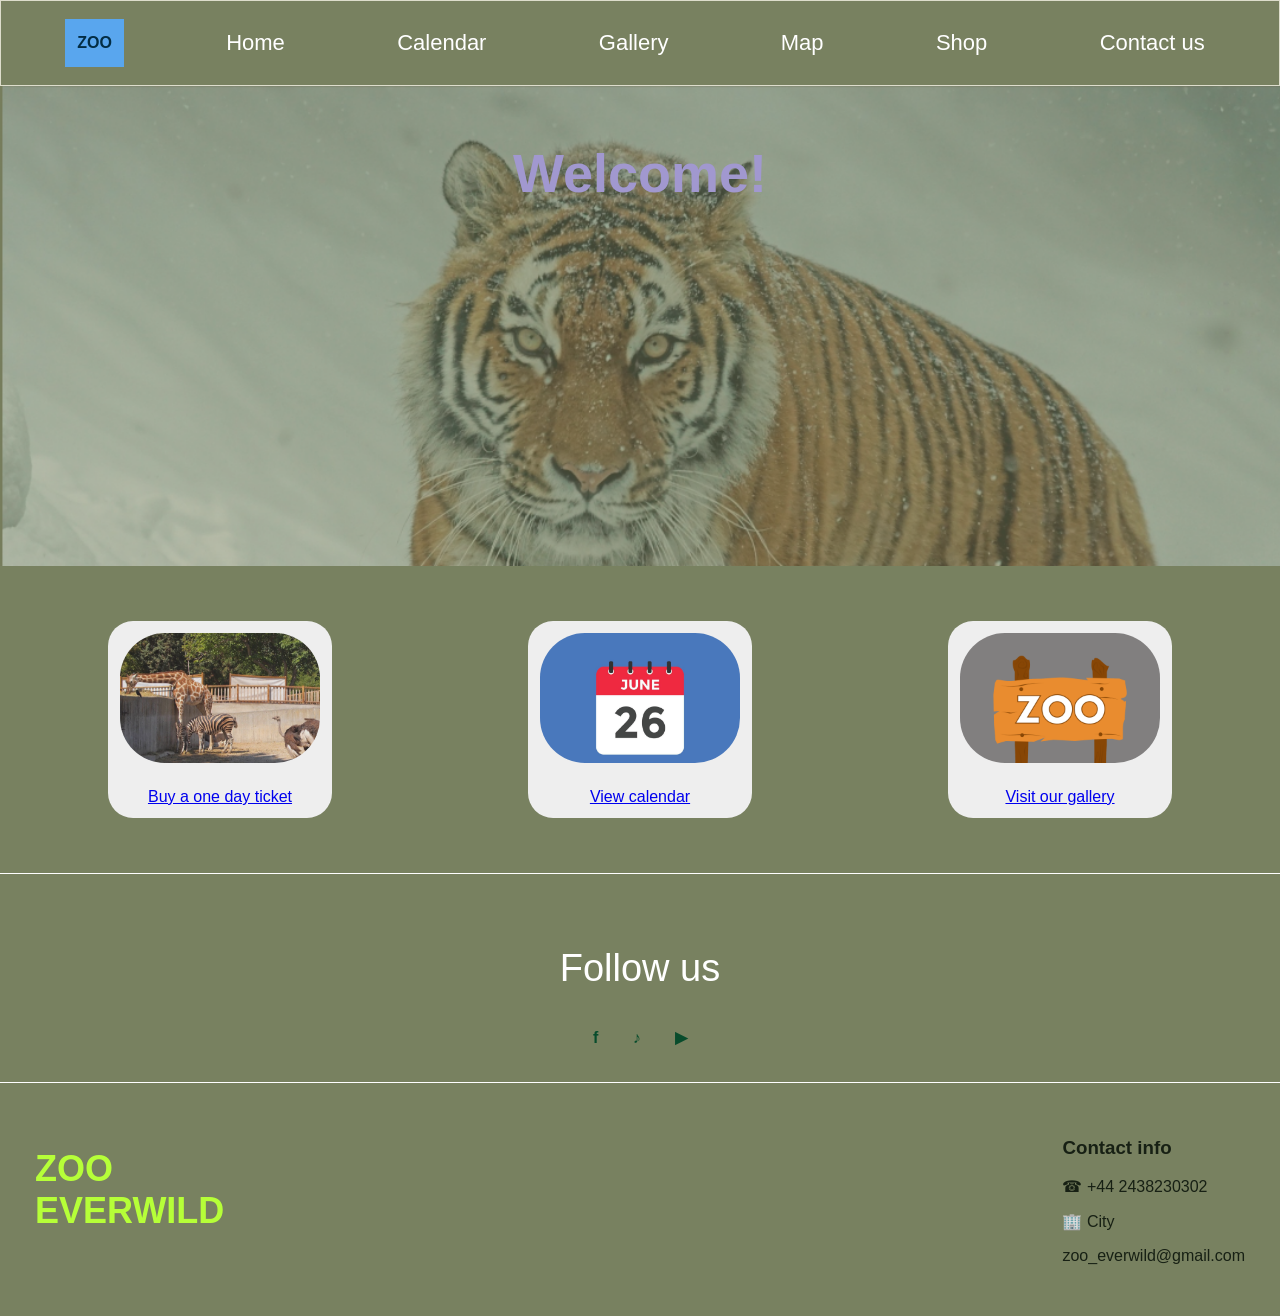
<file: index.html>
<!DOCTYPE html>

<html lang="eng">


<head>
    <title>Zoo Everwild Home page</title>
    <link rel="stylesheet" href="style.css">
</head>
<body>

    <div class="menu">
        <div class="logo">ZOO</div>
        <a href="index.html">Home</a>
        <a href="calendar.html">Calendar</a>
        <a href="gallery.html">Gallery</a>
        <a href="map.html">Map</a>
        <a href="shop.html">Shop</a>
        <a href="contact.html">Contact us</a>
    </div>

    <div class="hero">
        <h1>Welcome!</h1>
    </div>

    <div class="cards">
        <div class="card">
            <div class="shape-1"></div>
            <a href="shop.html">Buy a one day ticket</a>
        </div>

        <div class="card">
            <div class="shape-2"></div>
            <a href="calendar.html">View calendar</a>
        </div>

        <div class="card">
            <div class="shape-3"></div>
            <a href="gallery.html">Visit our gallery</a>
        </div>
    </div>

    <div class="follow">
        <p>Follow us</p>
        <div class="social">f ♪ ▶</div>
    </div>

    <div class="footer">
        <div>
            <h2>ZOO<br>EVERWILD</h2>
        </div>
        <div>
            <h3>Contact info</h3>
            <p>☎ +44 2438230302</p>
            <p>🏢 City</p>
            <p>zoo_everwild@gmail.com</p>
        </div>
    </div>

</body>


</html>
</file>
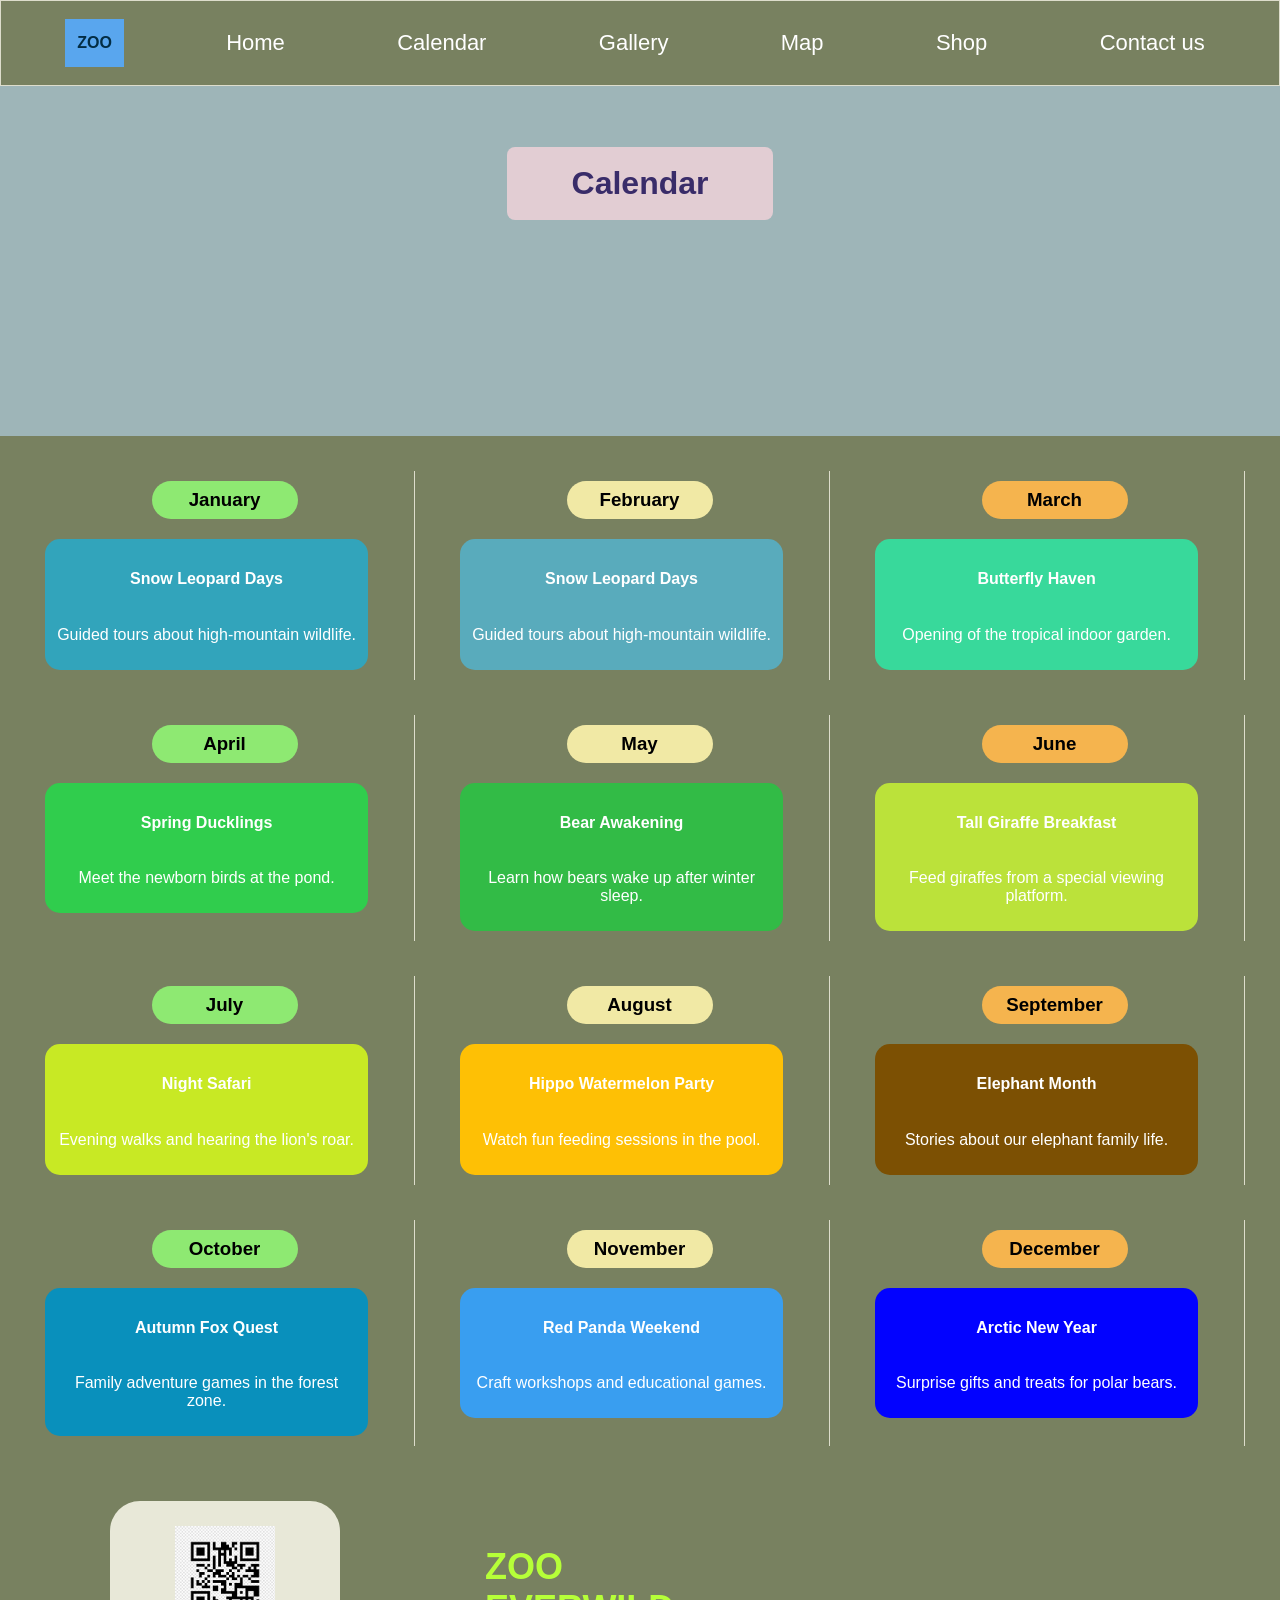
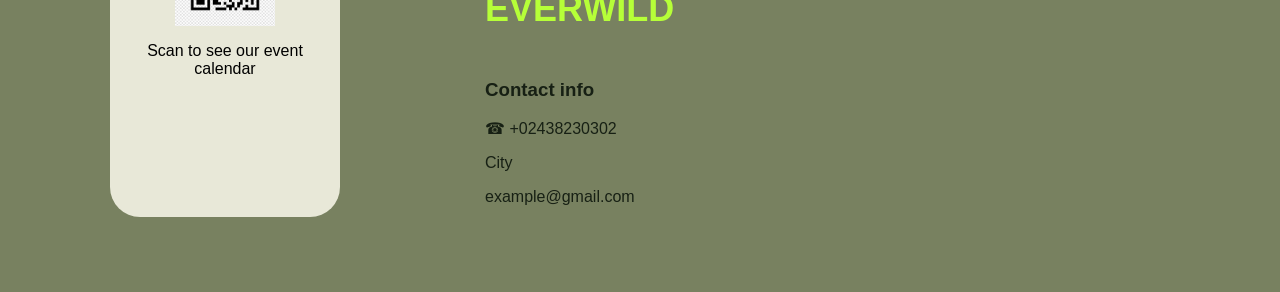
<file: calendar.html>
<!DOCTYPE html>
<html lang="eng">
<head>
    <title>Zoo Everwild - Calendar</title>
    <link rel="stylesheet" href="style.css">
</head>
<body>

    <div class="menu">
        <div class="logo">ZOO</div>
        <a href="index.html">Home</a>
        <a href="calendar.html">Calendar</a>
        <a href="gallery.html">Gallery</a>
        <a href="map.html">Map</a>
        <a href="shop.html">Shop</a>
        <a href="contact.html">Contact us</a>
    </div>

    <div class="calendar-hero">
        <h1>Calendar</h1>
    </div>

    <div class="months">
        <!--January-->
<div class="month">
    <h3 class="month-title">January</h3>
    <div class="month-box">
        <div class="month-inner-1">
        <h4>Snow Leopard Days</h4>
        <p>Guided tours about high-mountain wildlife.</p>
        </div>
    </div>
</div>

        <!-- February -->
<div class="month">
    <h3 class="month-title">February</h3>
    <div class="month-box">
        <div class="month-inner-2">
        <h4>Snow Leopard Days</h4>
        <p>Guided tours about high-mountain wildlife.</p>
        </div>
    </div>
</div>

<!-- March -->
<div class="month">
    <h3 class="month-title">March</h3>
    <div class="month-box">
        <div class="month-inner-3">
        <h4>Butterfly Haven</h4>
        <p>Opening of the tropical indoor garden.</p>
        </div>
    </div>
</div>

<!-- April -->
<div class="month">
    <h3 class="month-title">April</h3>
    <div class="month-box">
        <div class="month-inner-4">
        <h4>Spring Ducklings</h4>
        <p>Meet the newborn birds at the pond.</p>
        </div>
    </div>
</div>

<!-- May -->
<div class="month">
    <h3 class="month-title">May</h3>
    <div class="month-box">
        <div class="month-inner-5">
        <h4>Bear Awakening</h4>
        <p>Learn how bears wake up after winter sleep.</p>
        </div>
    </div>
</div>

<!-- June -->
<div class="month">
    <h3 class="month-title">June</h3>
    <div class="month-box">
        <div class="month-inner-6">
        <h4>Tall Giraffe Breakfast</h4>
        <p>Feed giraffes from a special viewing platform.</p>
        </div>
    </div>
</div>

<!-- July -->
<div class="month">
    <h3 class="month-title">July</h3>
    <div class="month-box">
        <div class="month-inner-7">
        <h4>Night Safari</h4>
        <p>Evening walks and hearing the lion's roar.</p>
        </div>
    </div>
</div>

<!-- August -->
<div class="month">
    <h3 class="month-title">August</h3>
    <div class="month-box">
        <div class="month-inner-8">
        <h4>Hippo Watermelon Party</h4>
        <p>Watch fun feeding sessions in the pool.</p>
        </div>
    </div>
</div>

<!-- September -->
<div class="month">
    <h3 class="month-title">September</h3>
    <div class="month-box">
        <div class="month-inner-9">
        <h4>Elephant Month</h4>
        <p>Stories about our elephant family life.</p>
        </div>
    </div>
</div>

<!-- October -->
<div class="month">
    <h3 class="month-title">October</h3>
    <div class="month-box">
        <div class="month-inner-10">
        <h4>Autumn Fox Quest</h4>
        <p>Family adventure games in the forest zone.</p>
        </div>
    </div>
</div>

<!-- November -->
<div class="month">
    <h3 class="month-title">November</h3>
    <div class="month-box">
        <div class="month-inner-11">
        <h4>Red Panda Weekend</h4>
        <p>Craft workshops and educational games.</p>
        </div>
    </div>
</div>

<!-- December -->
<div class="month">
    <h3 class="month-title">December</h3>
    <div class="month-box">
        <div class="month-inner-12">
        <h4>Arctic New Year</h4>
        <p>Surprise gifts and treats for polar bears.</p>
        </div>
    </div>
</div>

    <div class="qr">
        <div class="qrbox" style="height:100px; width:100px; border-radius:0; background-color:white;"></div>
        <p>Scan to see our event calendar</p>
    </div>

    <div class="footer">
        <h2>ZOO<br>EVERWILD</h2>
        <div>
            <h3>Contact info</h3>
            <p>☎ +02438230302</p>
            <p>City</p>
            <p>example@gmail.com</p>
        </div>
    </div>

</body>
</html>
</file>
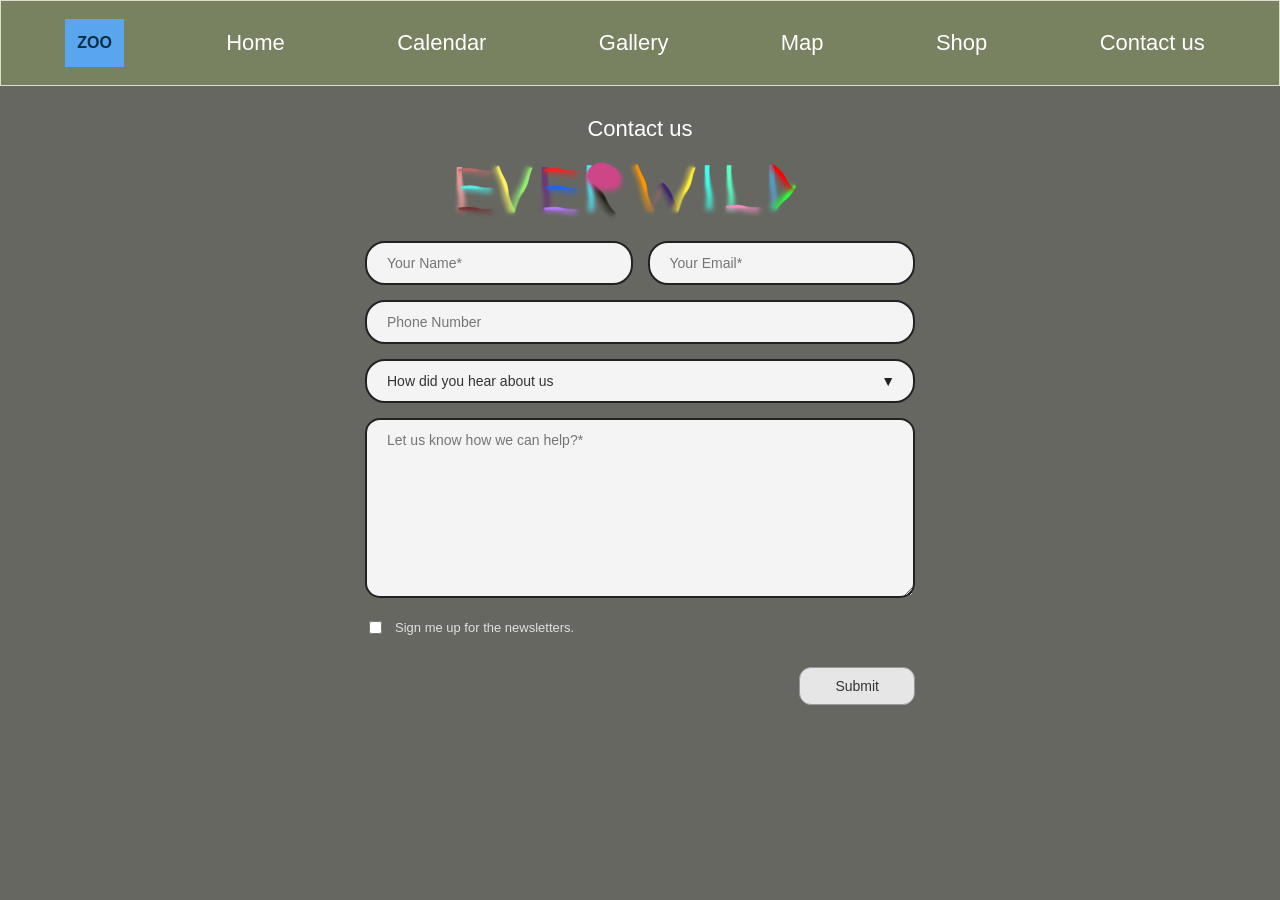
<file: contact.html>
<!DOCTYPE html>
<html lang="eng">
<head>
    <title>Zoo Everwild - Calendar</title>
    <link rel="stylesheet" href="style.css">
</head>
<body class="contact-page">

    <div class="menu">
        <div class="logo">ZOO</div>
        <a href="index.html">Home</a>
        <a href="calendar.html">Calendar</a>
        <a href="gallery.html">Gallery</a>
        <a href="map.html">Map</a>
        <a href="shop.html">Shop</a>
        <a href="contact.html" class="active">Contact us</a>
    </div>

<!-- Основная секция формы -->
<div class="contact-container">
    
    <h2 class="contact-subtitle">Contact us</h2>
    <div class="contact-header">
        <img src="header_contact.png" alt="Image">
    </div>

    <form class="contact-form">
        
        <!-- Поля имени и Email в один ряд -->
        <div class="form-row">
            <input type="text" placeholder="Your Name*" required class="form-input half-input">
            <input type="email" placeholder="Your Email*" required class="form-input half-input">
        </div>

        <!-- Поле телефона -->
        <input type="tel" placeholder="Phone Number" class="form-input full-input">

        <!-- Выпадающий список -->
        <div class="select-wrapper">
            <select class="form-input full-input form-select">
                <option value="" disabled selected hidden>How did you hear about us</option>
                <option value="social">Social Media</option>
                <option value="friends">Friends / Family</option>
                <option value="search">Search Engine</option>
                <option value="other">Other</option>
            </select>
        </div>

        <!-- Текстовое поле для сообщения -->
        <textarea placeholder="Let us know how we can help?*" required class="form-textarea"></textarea>

        <!-- Чекбокс рассылки -->
        <label class="checkbox-label">
            <input type="checkbox">
            <span>Sign me up for the newsletters.</span>
        </label>

        <!-- Кнопка отправки -->
        <div class="submit-wrapper">
            <button type="submit" class="submit-btn">Submit</button>
        </div>

    </form>
</div>


</body>

</html>
</file>
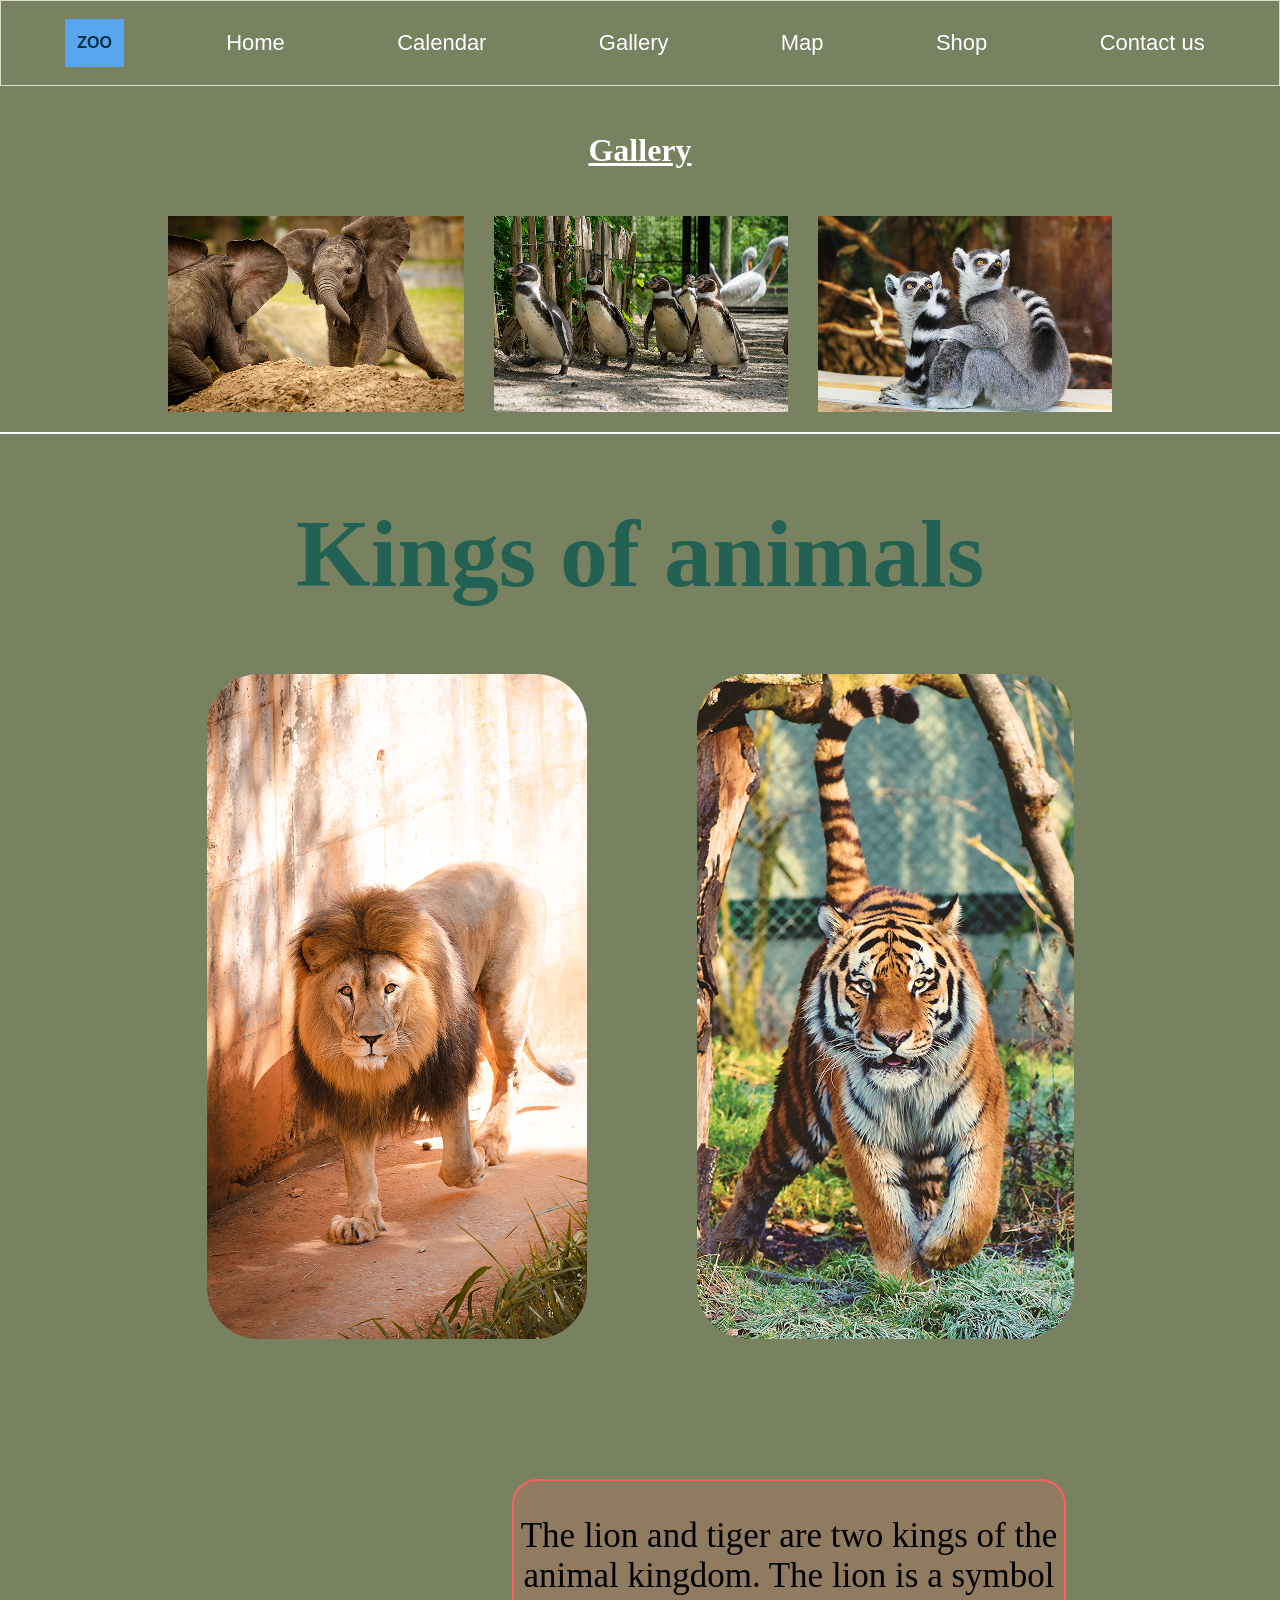
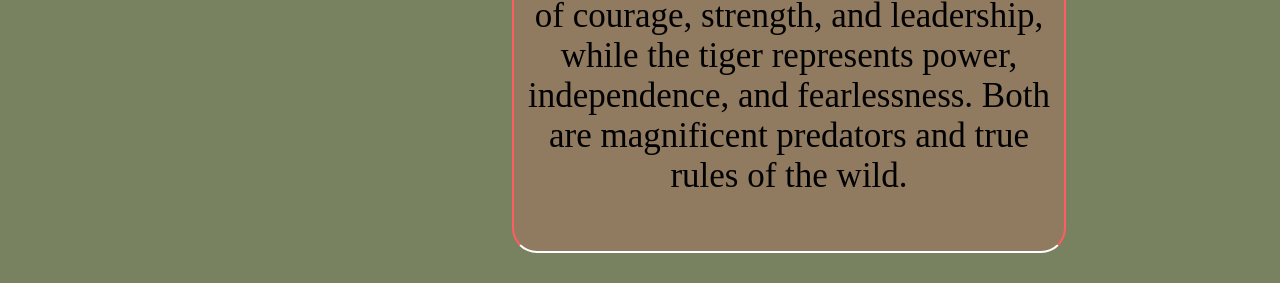
<file: gallery.html>
<!DOCTYPE html>
<html lang="eng">
<head>
    <title>Zoo Everwild - Calendar</title>
    <link rel="stylesheet" href="style.css">
</head>
<body>

    <div class="menu">
        <div class="logo">ZOO</div>
        <a href="home.html">Home</a>
        <a href="calendar.html">Calendar</a>
        <a href="gallery.html">Gallery</a>
        <a href="map.html">Map</a>
        <a href="shop.html">Shop</a>
        <a href="contact.html">Contact us</a>
    </div>

    <div class="gallery-hero">
        <h1>Gallery</h1>
    </div>

    <div class="gallery-container">
        <img src="elephant.png" alt="Elephant">
        <img src="penguin.png" alt="Penguin">
        <img src="lemur.png" alt="Lemur">
    </div>

    <div class="text_animals">
        <h1>Kings of animals</h1>
    </div>

    <div class="gallery-image">
        <div class="gallery-image">
            <img src="lion.png" alt="Lion">
            <img src="tiger_gallery.png" alt="Tiger">
        </div>
    </div>

    <div class="text-card">
        <p>The lion and tiger are two kings of the animal kingdom. The lion is a symbol of courage, strength, and leadership, while the tiger represents power, independence, and fearlessness. Both are magnificent predators and true rules of the wild.</p>
    </div>
    

   




</body>

</html>
</file>
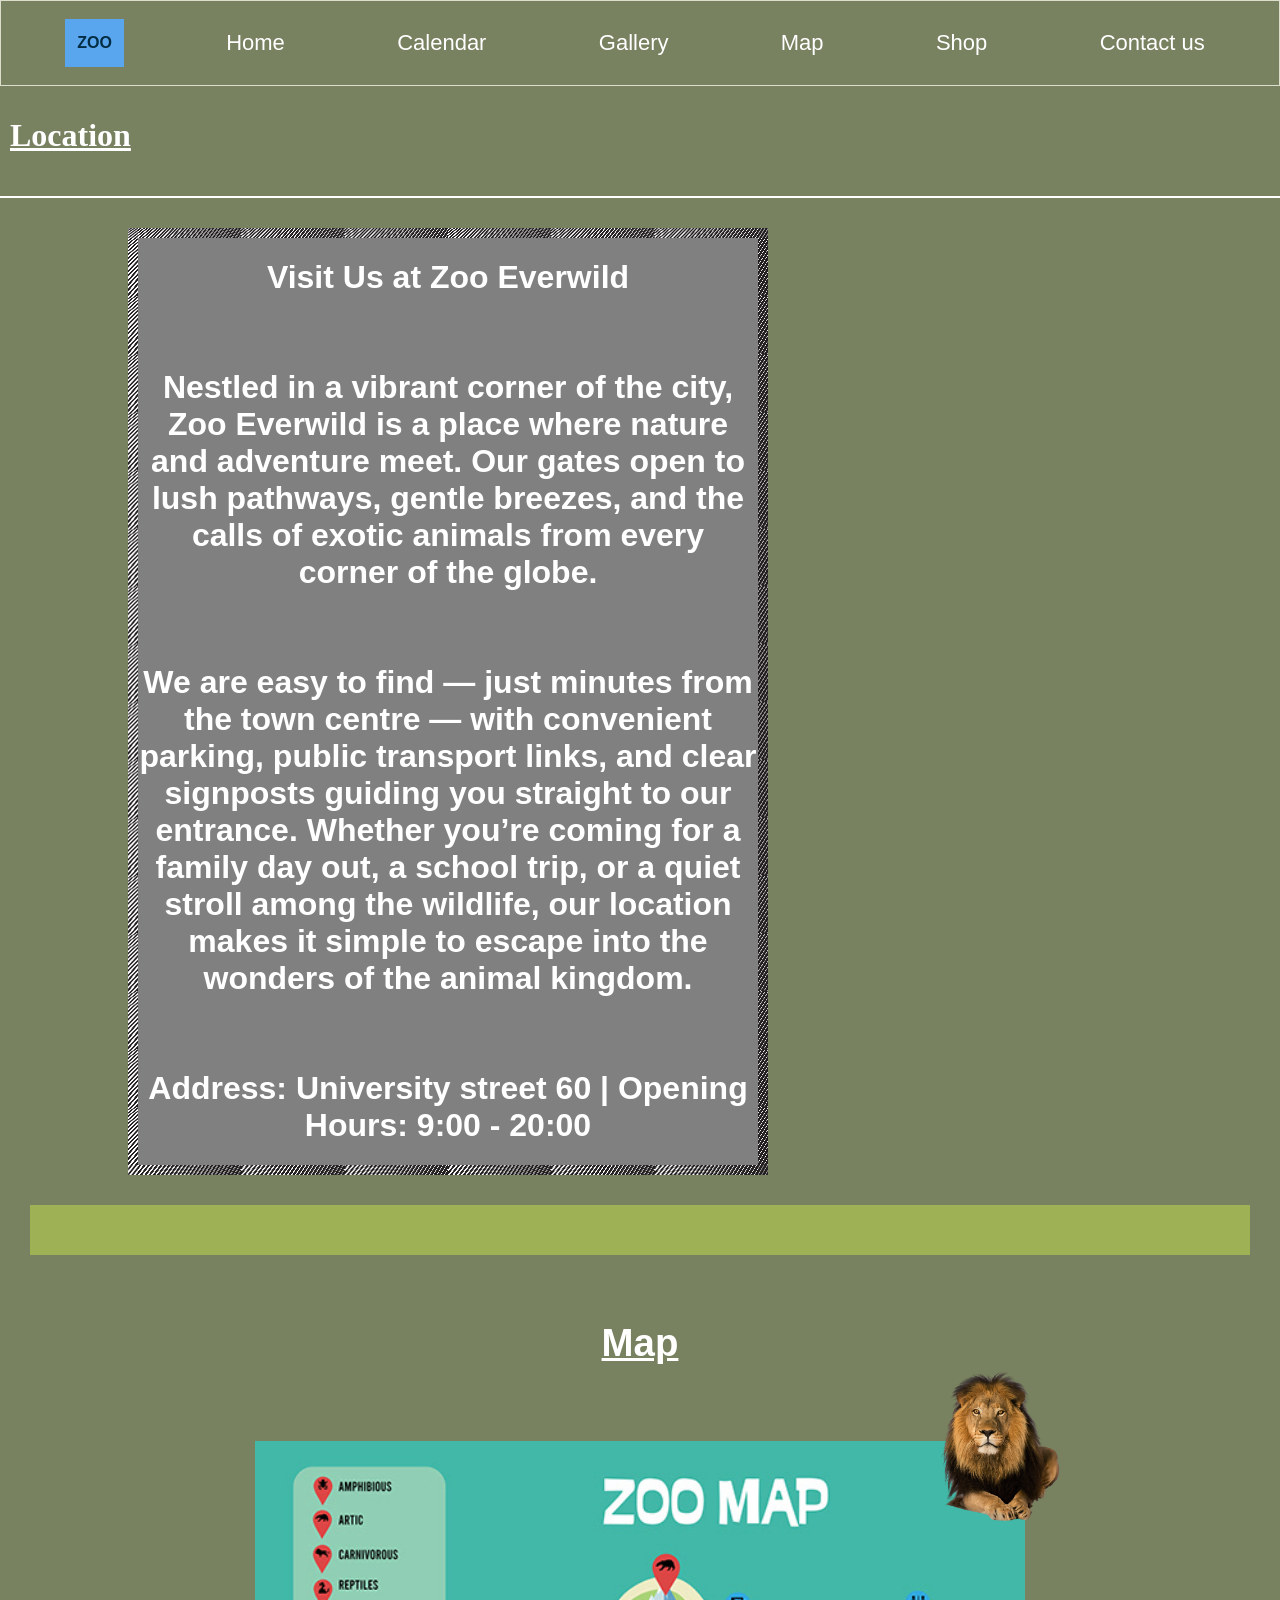
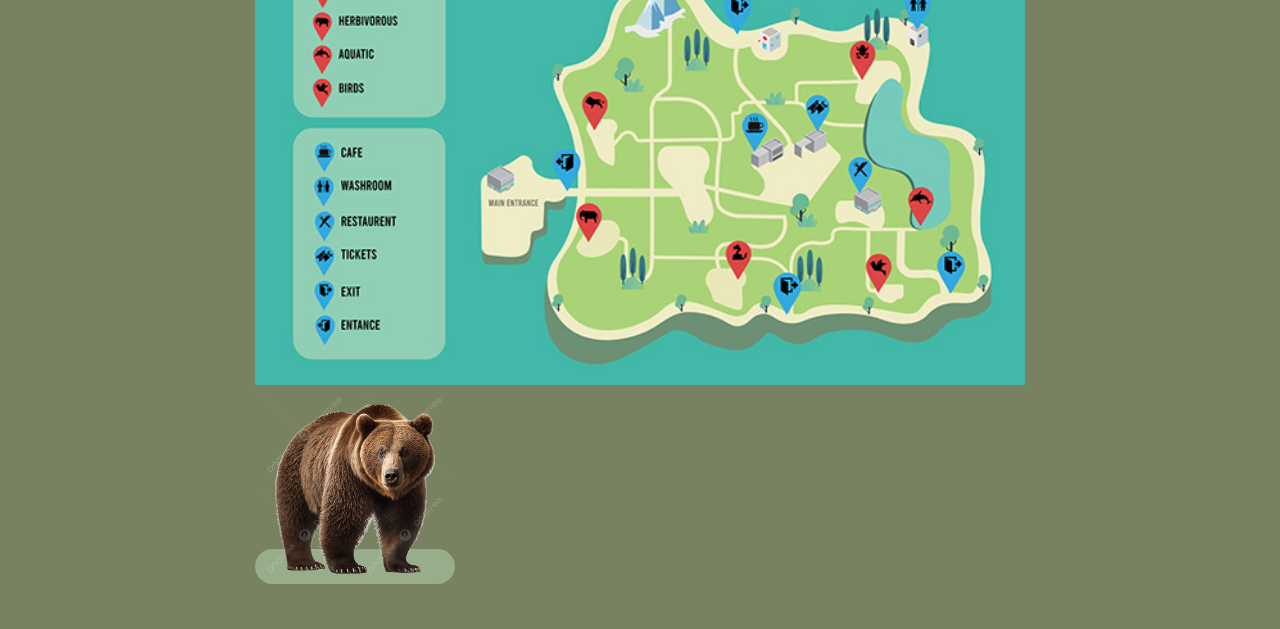
<file: map.html>
<!DOCTYPE html>
<html lang="eng">
<head>
    <title>Zoo Everwild - Calendar</title>
    <link rel="stylesheet" href="style.css">
</head>
<body>

    <div class="menu">
        <div class="logo">ZOO</div>
        <a href="index.html">Home</a>
        <a href="calendar.html">Calendar</a>
        <a href="gallery.html">Gallery</a>
        <a href="map.html">Map</a>
        <a href="shop.html">Shop</a>
        <a href="contact.html">Contact us</a>
    </div>

    <div class="map-hero">
        <h1>Location</h1>
    </div>

    <div class="map-card">
        <h1>Visit Us at Zoo Everwild</h1>
        <h1>Nestled in a vibrant corner of the city, Zoo Everwild is a place where nature and adventure meet. Our gates open to lush pathways, gentle breezes, and the calls of exotic animals from every corner of the globe.</h1>
        <h1>We are easy to find — just minutes from the town centre — with convenient parking, public transport links, and clear signposts guiding you straight to our entrance. Whether you’re coming for a family day out, a school trip, or a quiet stroll among the wildlife, our location makes it simple to escape into the wonders of the animal kingdom.</h1>
        <h1>Address: University street 60 | Opening Hours: 9:00 - 20:00</h1>
    </div>

    <div class="line-map">
    </div>

    <div class="map-head">
        <h1>Map</h1>
        
    </div>
    
    <div class="map-image">
        <div class="map-wrapper">
            <img src="tiger_map.png" alt="Lion" class="lion-overlay">
            <img src="zoo_location.jpg" alt="Map" class="map-main">
            <div class="map-island"></div>
            <img src="bear_map.png" alt="Bear" class="bear-overlay">
        </div>
    </div>


</body>

</html>
</file>
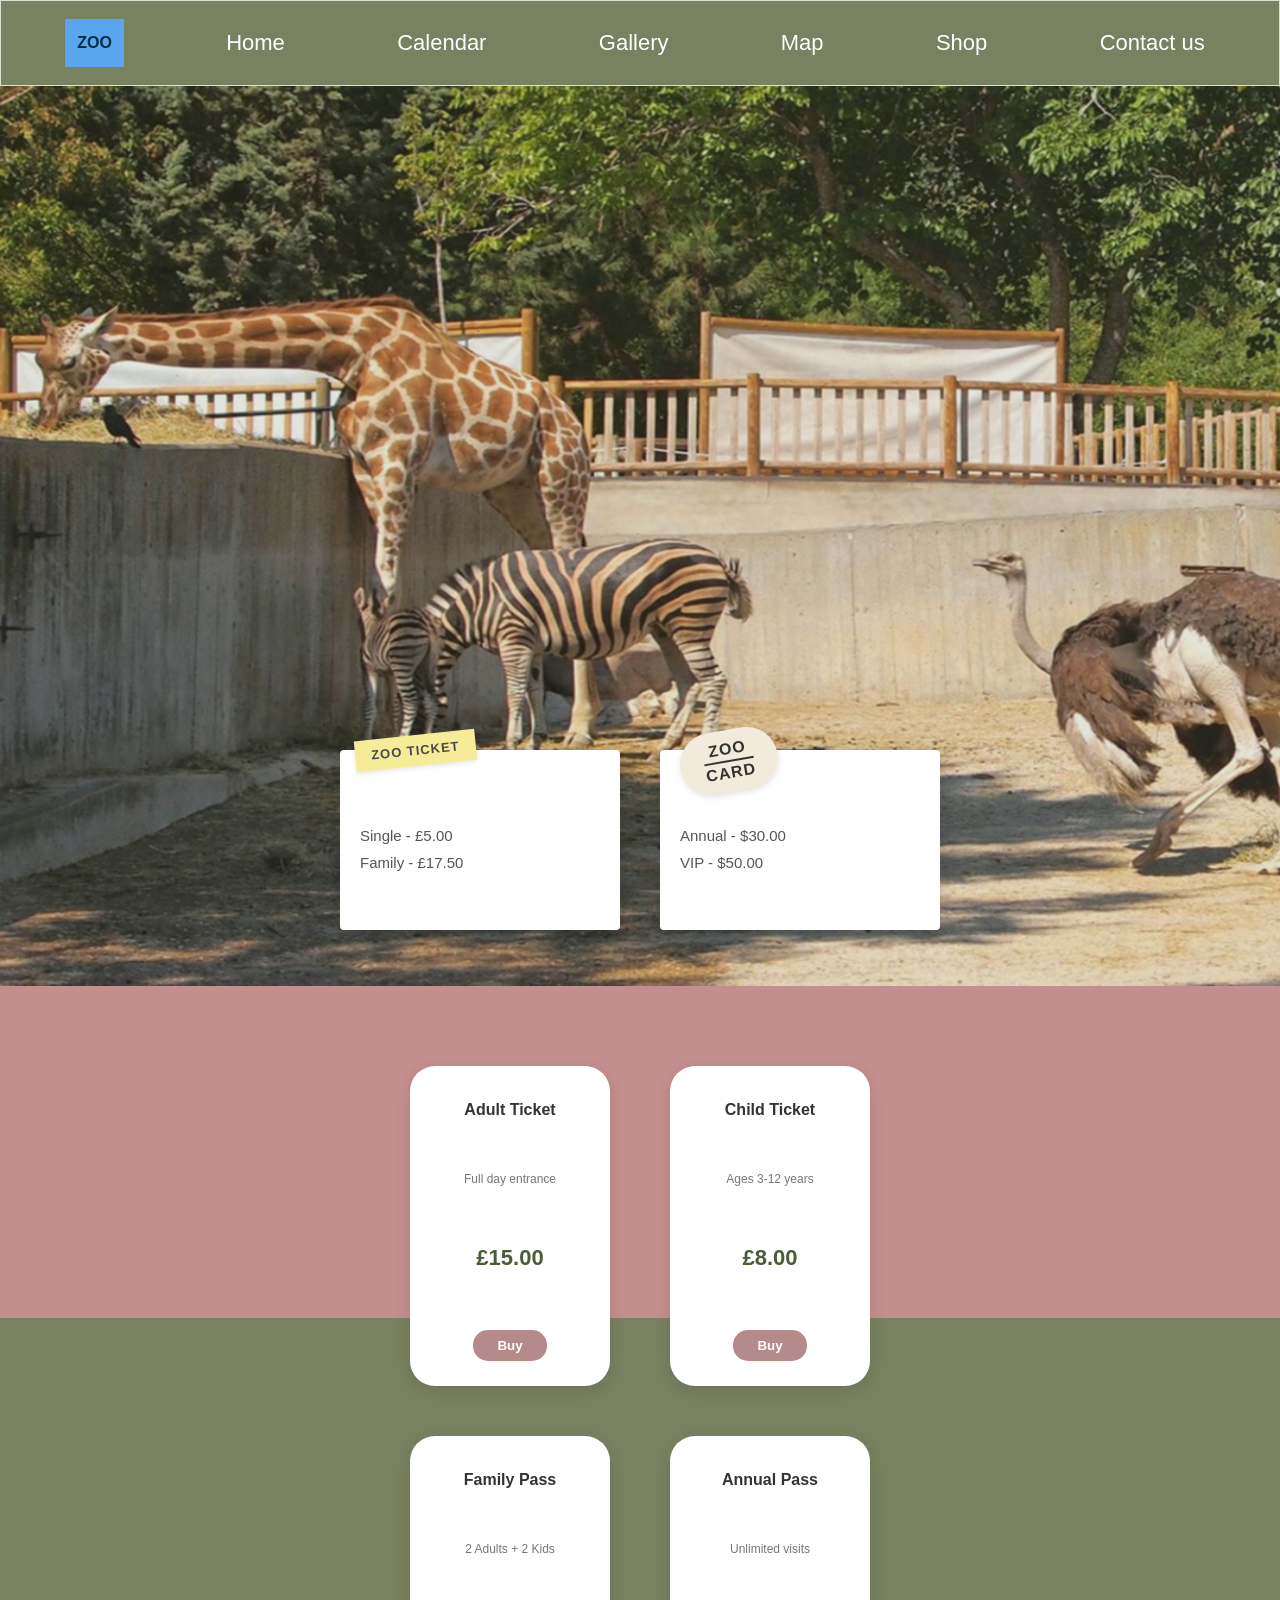
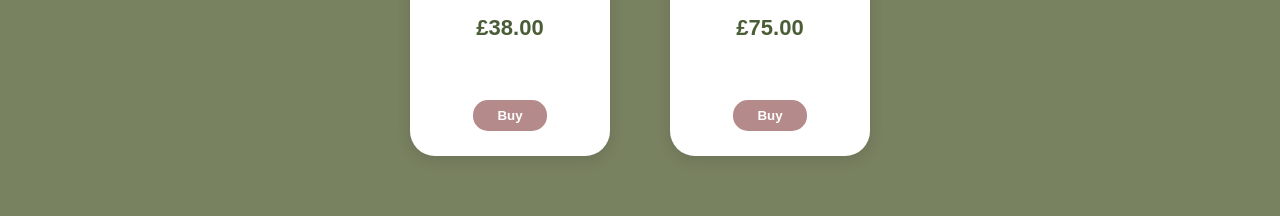
<file: shop.html>
<!DOCTYPE html>
<html lang="eng">
<head>
    <title>Zoo Everwild - Calendar</title>
    <link rel="stylesheet" href="style.css">
</head>
<body>

    <div class="menu">
        <div class="logo">ZOO</div>
        <a href="index.html">Home</a>
        <a href="calendar.html">Calendar</a>
        <a href="gallery.html">Gallery</a>
        <a href="map.html">Map</a>
        <a href="shop.html">Shop</a>
        <a href="contact.html">Contact us</a>
    </div>

    <div class="shop-header">
        <img src="shop_header.png" alt="Zoo shop" class="shop-banner">

        <!-- Cards above the thickets list -->
        <div class="tickets-overlay">
            
            <!--Left card ZOO TICKET -->
            <div class="ticket-card">
                <div class="badge yellow-badge">ZOO TICKET</div>
                <div class="ticket-info">
                    <p>Single - £5.00</p>
                    <p>Family - £17.50</p>
                </div>
            </div>

            <!--Right Card ZOO CARD -->
            <div class="ticket-card">
                <div class="badge oval-badge">
                    <span>ZOO</span>
                    <div class="badge-line"></div>
                    <span>CARD</span>
                </div>
                <!--Text inside this card-->
                <div class="ticket-info">
                    <p>Annual - $30.00</p>
                    <p>VIP - $50.00</p>
                </div>
            </div>

        </div>
    </div>
</div>
    
<!-- Раздел с товарами ниже шапки -->
<div class="shop-products-section">
    <div class="products-grid">
        
        <!-- Карточка 1 -->
    <div class="product-card">
        <h3>Adult Ticket</h3>
        <p class="product-desc">Full day entrance</p>
        <span class="price-value">£15.00</span>
        <button class="buy-btn">Buy</button>
    </div>

    <!-- Карточка 2 -->
    <div class="product-card">
        <h3>Child Ticket</h3>
        <p class="product-desc">Ages 3-12 years</p>
        <span class="price-value">£8.00</span>
        <button class="buy-btn">Buy</button>
    </div>

    <!-- Карточка 3 -->
    <div class="product-card">
        <h3>Family Pass</h3>
        <p class="product-desc">2 Adults + 2 Kids</p>
        <span class="price-value">£38.00</span>
        <button class="buy-btn">Buy</button>
    </div>

    <!-- Карточка 4 -->
    <div class="product-card">
        <h3>Annual Pass</h3>
        <p class="product-desc">Unlimited visits</p>
        <span class="price-value">£75.00</span>
        <button class="buy-btn">Buy</button>
    </div>

</div>

</body>

</html>
</file>
<file: style.css>
body {
    margin: 0;
    font-family: Arial, sans-serif;
    background-color: #788160;
    color: white;
}

.menu {
    background-color: #788160;
    padding: 18px;
    border: 1px solid #ddddcc;
    display: flex;
    align-items: center;
    justify-content: space-around;
    flex-wrap: wrap;
    font: italic;
}

.logo {
    background-color: rgb(89, 166, 238);
    color: #032d44;
    padding: 15px 12px;
    font-weight: bold;
}

.menu a {
    color: white;
    text-decoration: none;
    font-size: 22px;
    padding: 10px;
}

.menu a:hover {
    background-color: #32a4bb;
    border-radius: 25px;
}

.hero {
    height: 480px;
    background-color: #788160;
    text-align:center;
    padding-top: 20px;
    box-sizing: border-box;
    background-image: url("tiger.png");
    background-size:cover;

}

.hero h1 {
    color: #a198cf;
    font-size: 54px;
}

.cards {
    display: flex;
    justify-content: space-around;
    gap: 20px;
    padding: 55px 20px;
    flex-wrap: wrap;
}

.card {
    width: 200px;
    text-align: center;
}

.shape-1 {
    height: 130px;
    background-color: #817f7f;
    border-radius: 45px;
    margin-bottom: 25px;
    background-image: url(giraffe.png);
    background-size: cover;
}

.shape-2 {
    height: 130px;
    background-color: #817f7f;
    border-radius: 45px;
    margin-bottom: 25px;
    background-image: url(calendar_2shape.jpg);
    background-size: cover;
}

.shape-3 {
    height: 130px;
    background-color: #817f7f;
    border-radius: 45px;
    margin-bottom: 25px;
    background-image: url(gallery_3shape.png);
    background-size: cover;
}

.card {
    display: block;
    background-color: #eeeeee;
    color: #555555;
    padding: 12px;
    border-radius: 25px;
    text-decoration: none;
}

.follow {
    text-align: center;
    padding: 35px;
    border-top: 1px solid white;
    border-bottom: 1px solid white;
}

.follow p {
    font-size: 38px;
}

.social {
    color: #084c2c;
    font-weight: bold;
    word-spacing: 30px;
}

.footer {
    display: flex;
    justify-content: space-between;
    padding: 35px;
    color: #172014;
    flex-wrap: wrap;
}

.footer h2 {
    color: #b6ff38;
    font-size: 36px;
}

.calendar-hero {
    height: 350px;
    background-color: #9eb5b8;
    text-align: center;
    padding-top: 40px;
    box-sizing: border-box;
}

.calendar-hero h1 {
    background-color: #e2cdd3;
    color: #392c69;
    display: inline-block;
    padding: 18px 65px;
    border-radius: 8px;
}

.months {
    display: grid;
    grid-template-columns: repeat(3, 1fr);
    gap: 35px;
    padding: 35px;
}

.month {
    text-align: center;
    border-right: 1px solid #ddddcc;
    padding: 10px;
}

.month h3 {
    background-color: #8ed5e8;
    color: black;
    padding: 8px;
    border-radius: 25px;
    margin: 0 auto 20px;
    max-width: 130px;
}

.month:nth-child(3n+1) h3 {
    background-color: #8ee972;
}

.month:nth-child(3n+2) h3 {
    background-color: #f1e9a5;
}

.month:nth-child(3n) h3 {
    background-color: #f5b44e;
}

.month-inner-1 {
    background-color: #32a4bb;
    width: 90%;
    height: 80%;
    border-radius: 15px;
    display: flex;
    flex-direction: column;
    justify-content: center;
    align-items: center;
    padding: 10px;
    box-sizing: border-box;
}

.month-inner-2 {
    background-color: #59abbc;
    width: 90%;
    height: 80%;
    border-radius: 15px;
    display: flex;
    flex-direction: column;
    justify-content: center;
    align-items: center;
    padding: 10px;
    box-sizing: border-box;
}

.month-inner-3 {
    background-color: #38d99b;
    width: 90%;
    height: 80%;
    border-radius: 15px;
    display: flex;
    flex-direction: column;
    justify-content: center;
    align-items: center;
    padding: 10px;
    box-sizing: border-box;
}

.month-inner-4 {
    background-color: #30cd4d;
    width: 90%;
    height: 80%;
    border-radius: 15px;
    display: flex;
    flex-direction: column;
    justify-content: center;
    align-items: center;
    padding: 10px;
    box-sizing: border-box;
}

.month-inner-5 {
    background-color: #32bb46;
    width: 90%;
    height: 80%;
    border-radius: 15px;
    display: flex;
    flex-direction: column;
    justify-content: center;
    align-items: center;
    padding: 10px;
    box-sizing: border-box;
}

.month-inner-6 {
    background-color: #bbe23a;
    width: 90%;
    height: 80%;
    border-radius: 15px;
    display: flex;
    flex-direction: column;
    justify-content: center;
    align-items: center;
    padding: 10px;
    box-sizing: border-box;
}

.month-inner-7 {
    background-color: #c8e924;
    width: 90%;
    height: 80%;
    border-radius: 15px;
    display: flex;
    flex-direction: column;
    justify-content: center;
    align-items: center;
    padding: 10px;
    box-sizing: border-box;
}

.month-inner-8 {
    background-color: #fec005;
    width: 90%;
    height: 80%;
    border-radius: 15px;
    display: flex;
    flex-direction: column;
    justify-content: center;
    align-items: center;
    padding: 10px;
    box-sizing: border-box;
}

.month-inner-9 {
    background-color: #7c5003;
    width: 90%;
    height: 80%;
    border-radius: 15px;
    display: flex;
    flex-direction: column;
    justify-content: center;
    align-items: center;
    padding: 10px;
    box-sizing: border-box;
}

.month-inner-10 {
    background-color: #0990bc;
    width: 90%;
    height: 80%;
    border-radius: 15px;
    display: flex;
    flex-direction: column;
    justify-content: center;
    align-items: center;
    padding: 10px;
    box-sizing: border-box;
}

.month-inner-11 {
    background-color: #399ef0;
    width: 90%;
    height: 80%;
    border-radius: 15px;
    display: flex;
    flex-direction: column;
    justify-content: center;
    align-items: center;
    padding: 10px;
    box-sizing: border-box;
}

.month-inner-12 {
    background-color: #0202ff;
    width: 90%;
    height: 80%;
    border-radius: 15px;
    display: flex;
    flex-direction: column;
    justify-content: center;
    align-items: center;
    padding: 10px;
    box-sizing: border-box;
}

.qrbox {
    height: 120px;
    width: 130px;
    background-color: #d7d7d7;
    border-radius: 30px;
    margin: auto;
    background-image:url("qr.png");
    background-size: cover;
}

.qr {
    background-color: #e8e8d8;
    color: black;
    border-radius: 30px;
    padding: 25px;
    text-align: center;
    max-width: 180px;
    margin: 20px auto 40px;
}
 
.gallery-hero {
    color: #FFFFFF;
    text-decoration: underline;
    padding: 25px;
    text-align: center;
    font-family: 'Bahiana';
}

.gallery-container {
    display: flex;
    justify-content: center;
    align-items: center;
    gap: 30px;
    flex-wrap: wrap;
    padding-bottom: 20px;
    border-bottom: 2px solid #FFFFFF;
    margin-bottom: 30px;
}

.gallery-image {
    display:flex;
    justify-content: center;
    align-items: center;
    gap: 110px;
    flex-wrap: wrap;
    padding-bottom: 40px;
    border-bottom: 30px #FFFFFF;
    margin-bottom: 30px;
    font-size: 50vh;

}

.text_animals {
    text-align: center;
    text-shadow: #236253;
    color: #236253;
    font-family:'Anton';
    font-size: 48px;
}

.text-card {
    border:2px solid #FF5D60;
    max-width: 550px;
    align-items: center;
    font-size: 35px;
    font-family: 'Times New Roman', Times, serif;
    color: black;
    margin-left:40%;
    text-align: center;
    background-color: #ff5d602d;
    border-radius: 25px;
    text-shadow: #32a4bb;
    padding-bottom: 20px;
    border-bottom: 2px solid #FFFFFF;
    margin-bottom: 30px;
}

.map-hero {
    text-align: left;
    color: #FFFFFF;
    text-decoration: underline;
    font-family: 'Bahiana';
    padding: 10px; font-family: 'Bahiana';
    padding-bottom: 20px;
    border-bottom: 2px solid #FFFFFF;
    margin-bottom: 30px;
}

.map-card {
    margin-right: 40%;
    margin-left: 10%;
    text-align: center;
    text-decoration: wavy;
    display: flex;
    justify-content: center;
    align-items: center;
    gap: 30px;
    flex-wrap: wrap;
    border: 10px solid transparent;
    border-image: url('lines.jpg') 70 round;
    background-color: gray;
    font-style: bold;
}

.line-map {
    padding: 30px;
    background-color: #dcff4260;
    padding-bottom: 20px;
    margin-bottom: 30px;
    margin: 30px;
    margin-left: 30px;
    margin-right: 30px;
}

.map-head {
    font-size: larger;
    font-style:Bold;
    text-decoration: underline;
    padding: 10px;
    text-align: center;
}

.map-image {
    display: flex;
    justify-content: center;
    align-items: center;
    gap: 30px;
    flex-wrap: wrap;
}

.map-image { 
    display: flex; 
    justify-content: center; 
    align-items: center; 
    margin: 40px 0; }

.map-wrapper { 
    position: relative; 
    display: inline-block; 
}

.map-main { 
    display: block; 
    width: 770px;
    height: auto; 
}

.lion-overlay { 
    position: absolute; 
    top: -70px;   
    right: -40px;    
    width: 160px;   
    z-index: 2; 
}

.bear-overlay { 
    width: 200px;
    height: auto;
    position: relative;
    z-index: 2;
}

.bear-container {
    position: absolute;
    bottom: -30px;
    left: -40px;
    width: 140px;
    display: flex;
    flex-direction: column;
    align-items: center;
    z-index: 2;
}

.map-island {
    position: absolute;
    bottom: 5px;
    width: 200px;
    height: 35px;
    background-color:#98ad8b;
    border-radius: 20px;
    z-index: 1;
}

body.shop-page { 
    margin: 0; 
    padding: 0; 
    background-color: #B58A8A; 
}

.shop-header {
    width: 100%;
    display:flex;
    justify-content: center;
    margin: auto;
    height: 100vh;
}

.shop-banner-wrapper { 
    position: relative; 
    width: 90%;
    max-width: 1000px; 
}

.shop-banner { 
    width: 100%; 
    height: auto; 
    display: block; 
    border-radius: 4px; 
}

.tickets-overlay { 
    position: absolute; 
    bottom: -30px; 
    left: 50%; 
    transform: translateX(-50%); 
    display: flex; 
    gap: 40px; 
    width: 85%; 
    justify-content: center; 
    z-index: 5; 
}

.ticket-card { 
    position: relative; 
    background: #ffffff; 
    width: 280px; 
    height: 180px;
    border-radius: 4px; 
    box-shadow: 0 4px 15px rgba(0, 0, 0, 0.15); 
    padding: 20px; 
    box-sizing: border-box; 
}

.yellow-badge { 
    position: absolute; 
    top: -15px; 
    left: 15px; 
    background-color: #F6EB97; 
    padding: 8px 16px; 
    font-weight: bold; 
    font-family: sans-serif; 
    font-size: 13px; 
    letter-spacing: 1px; color: #4A4A4A; 
    transform: rotate(-6deg); 
    box-shadow: 0 2px 5px rgba(0,0,0,0.1); 
}

.ticket-info { 
    margin-top: 55px; 
    font-family: sans-serif; 
    color: #555555; 
    font-size: 15px; 
    line-height: 1.5; 
}

.ticket-info p { 
    margin: 4px 0; 
}

.oval-badge { 
    position: absolute;
    top: -20px;
    left: 20px; 
    background-color: #F2EADA; 
    padding: 10px 24px; 
    border-radius: 40px; 
    display: flex; 
    flex-direction: column; 
    align-items: center; 
    transform: rotate(-10deg); 
    box-shadow: 0 2px 6px rgba(0,0,0,0.12); 
}

.oval-badge span { 
    font-family: sans-serif; 
    font-weight: bold; 
    font-size: 16px; 
    color: #333333; 
    letter-spacing: 1px; 
}

.badge-line { 
    width: 100%; 
    height: 2px; 
    background-color: #333333; 
    margin: 2px 0; 
}

.ticket-info {
    margin-top: 55px;
    font-family: sans-serif;
    color: #555555;
    font-size: 15px;
    line-height: 1.5;
}

.shop-products-section { 
    width: 100%;  
    margin: 0; 
    padding: 80px 0 60px 0;
    background: linear-gradient(to bottom, #C38E8E 40%, #788160 20%); 
    display: flex; 
    justify-content: center; 
}

.products-grid { 
    display: grid; 
    grid-template-columns: repeat(2, 200px); 
    grid-gap: 50px 60px; 
    justify-content: center; 
}

.product-card { 
    background-color: #FFFFFF; 
    width: 200px; 
    height: 320px; 
    border-radius: 25px; 
    box-shadow: 0 4px 15px rgba(0, 0, 0, 0.1); 
    display: flex; 
    flex-direction: column;
    justify-content: space-between; 
    align-items: center; 
    padding: 25px 15px;
    box-sizing: border-box;
    text-align: center;
    font-family: sans-serif;
}

.price-label { 
    font-family: sans-serif; 
    color: #D3D3D3; 
    font-size: 20px; 
}

.product-icon {
    width: 60px;
    height: 60px;
    object-fit: contain;
}

.product-card h3 { 
    margin: 10px 0 2px 0; 
    font-size: 16px; 
    color: #333333; 
}

.product-desc { 
    margin: 0; 
    font-size: 12px; 
    color: #777777; 
}

.price-value { 
    font-size: 22px; 
    font-weight: bold; 
    color: #4A5D36; 
    margin: 8px 0; 
}

.buy-btn { 
    background-color: #B58A8A; 
    color: white; 
    border: none; 
    padding: 8px 24px; 
    border-radius: 15px; 
    font-weight: bold; 
    cursor: pointer; 
    transition: background-color 0.2s; 
}

.buy-btn:hover { 
    background-color: #9E7373; 
}

body.contact-page { 
    margin: 0; 
    padding: 0; 
    background-color: #666761; 
    font-family: sans-serif; 
}

.contact-header {
    margin: center;
}

.contact-container { 
    max-width: 550px; 
    margin: 30px auto 50px auto; 
    text-align: center; 
    padding: 0 20px; 
}

.contact-subtitle { 
    color: #FFFFFF; 
    font-weight: normal; 
    font-size: 22px; 
    margin-bottom: 5px; 
}

.contact-title { 
    color: #FFFFFF; 
    font-size: 42px; 
    letter-spacing: 4px; 
    margin-top: 0; 
    margin-bottom: 30px; 
}

.contact-form { 
    display: flex; 
    flex-direction: column; 
    gap: 15px; 
}

.form-row { 
    display: flex; 
    gap: 15px; 
}

.form-input, .form-textarea { 
    width: 100%; 
    background-color: #F4F4F4; 
    border: 2px solid #222222; 
    border-radius: 20px; 
    padding: 12px 20px; 
    font-size: 14px; 
    box-sizing: border-box; 
    outline: none; 
    color: #333333; 
}

.half-input { 
    width: 50%; 
}

.full-input { 
    width: 100%; 
}

.select-wrapper { 
    position: relative; 
    width: 100%; 
}

.form-select { 
    appearance: none; 
    -webkit-appearance: none; 
    -moz-appearance: none; 
    cursor: pointer; 
}

.select-wrapper::after { 
    content: "▼"; 
    font-size: 14px; 
    color: #222222; 
    position: absolute; 
    right: 20px; 
    top: 50%; 
    transform: translateY(-50%); 
    pointer-events: none; 
}

.form-textarea { 
    border-radius: 15px; 
    height: 180px; 
    resize: vertical; 
    font-family: inherit; 
}

.checkbox-label { 
    display: flex; 
    align-items: center; 
    gap: 10px; 
    color: #E0E0E0; 
    font-size: 13px; 
    margin-top: 5px; 
    cursor: pointer; 
}

.checkbox-label input { 
    cursor: pointer; 
}

.submit-wrapper { 
    display: flex; 
    justify-content: flex-end; 
    margin-top: 15px; 
}

.submit-btn { 
    background-color: #E6E6E6; 
    color: #333333; 
    border: 1px solid #999999; 
    border-radius: 12px; 
    padding: 10px 35px; 
    font-size: 14px; 
    cursor: pointer; 
    transition: background 0.2s; 
}

.submit-btn:hover { 
    background-color: #FFFFFF; 
}





















@media (max-width: 650px) {
    .months {
        grid-template-columns: repeat(2, 1fr);
        padding: 15px;
        gap: 15px;
    }

    .hero {
        height: 350px;
    }

    .menu a {
        font-size: 17px;
    }
}
</file>
